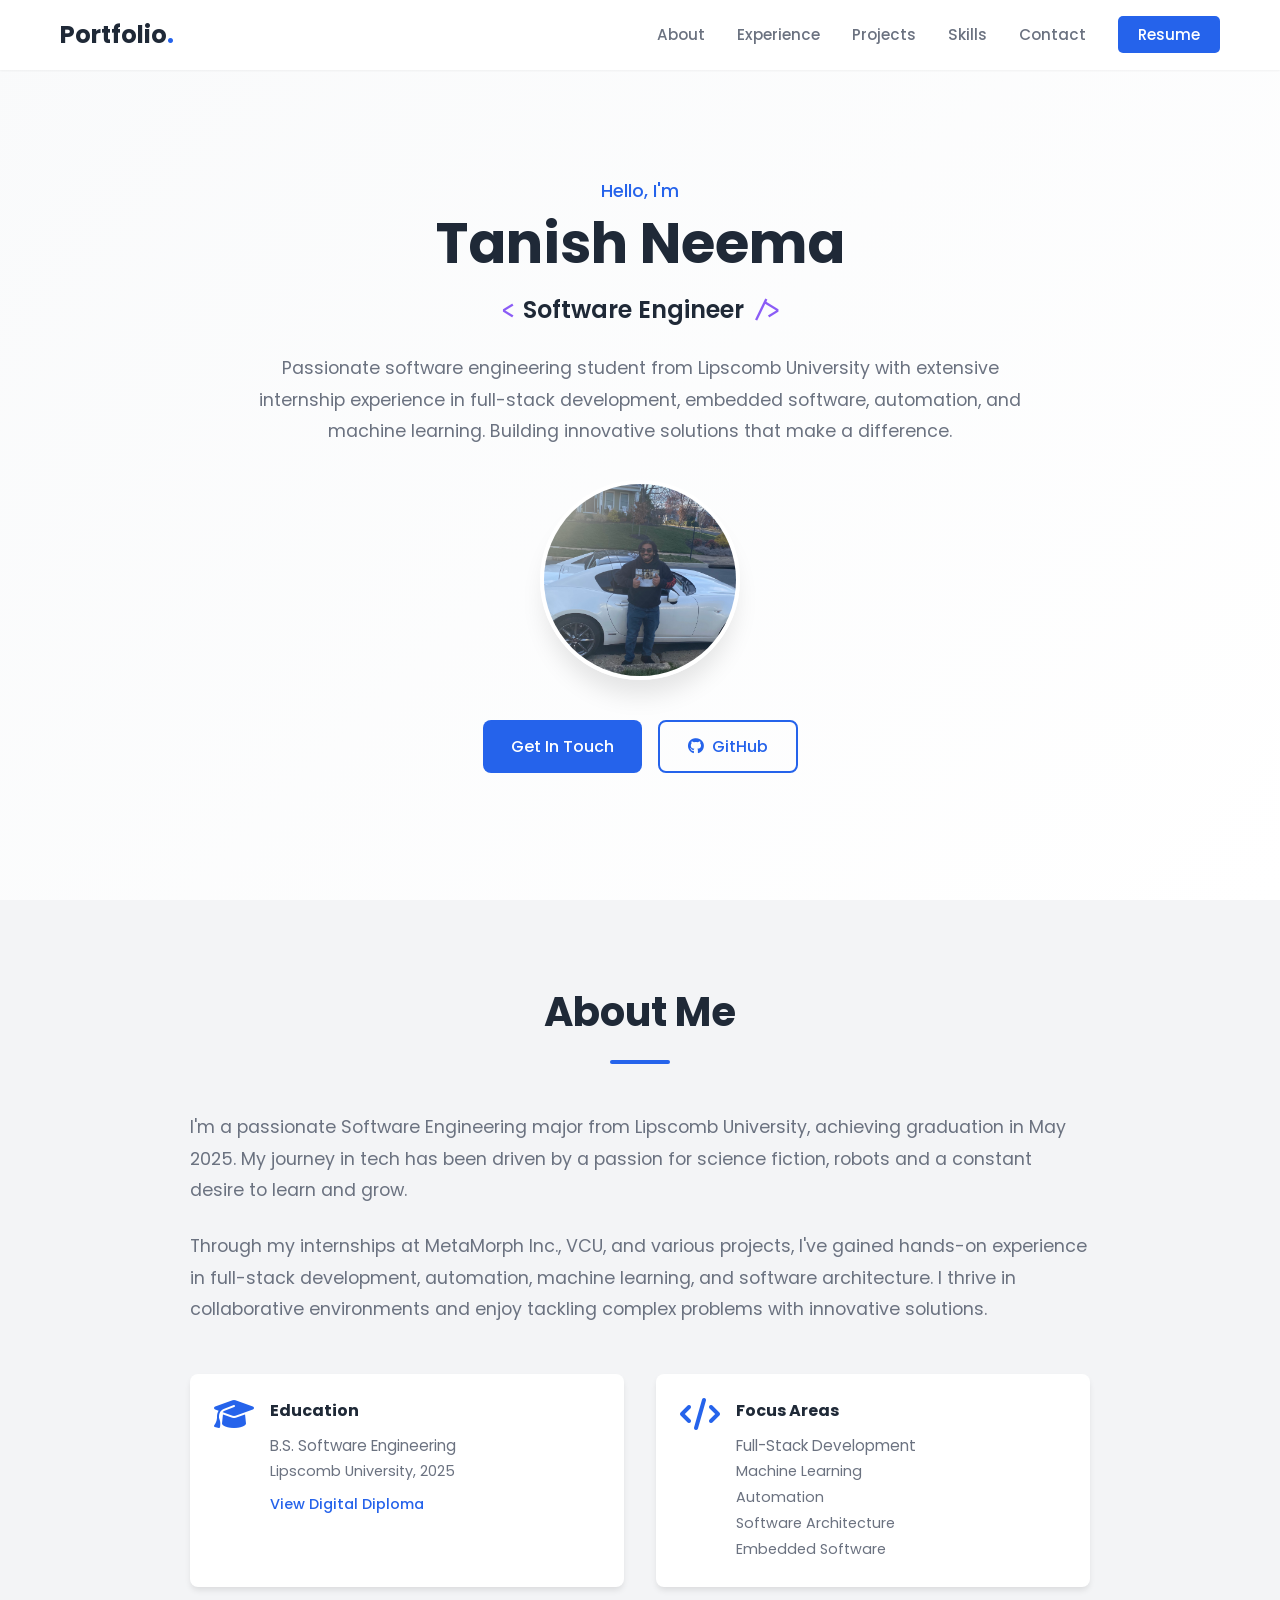
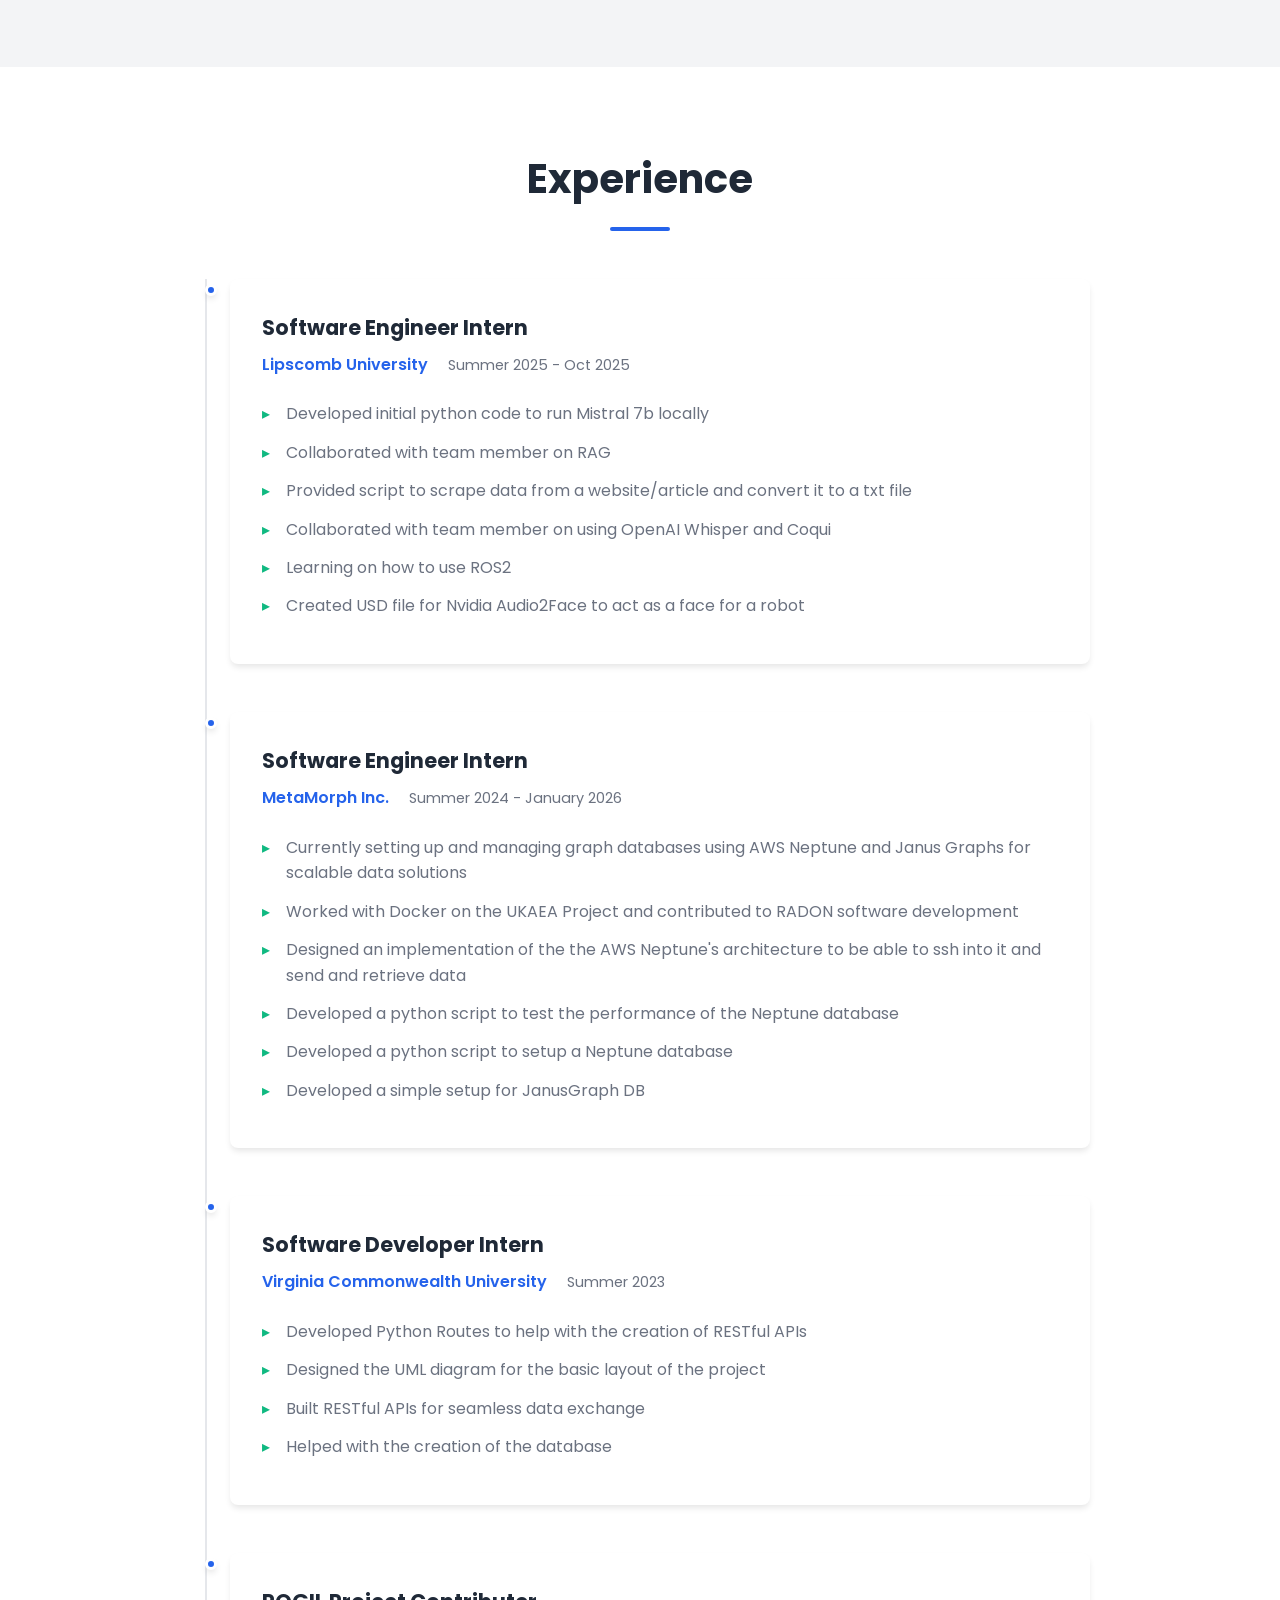
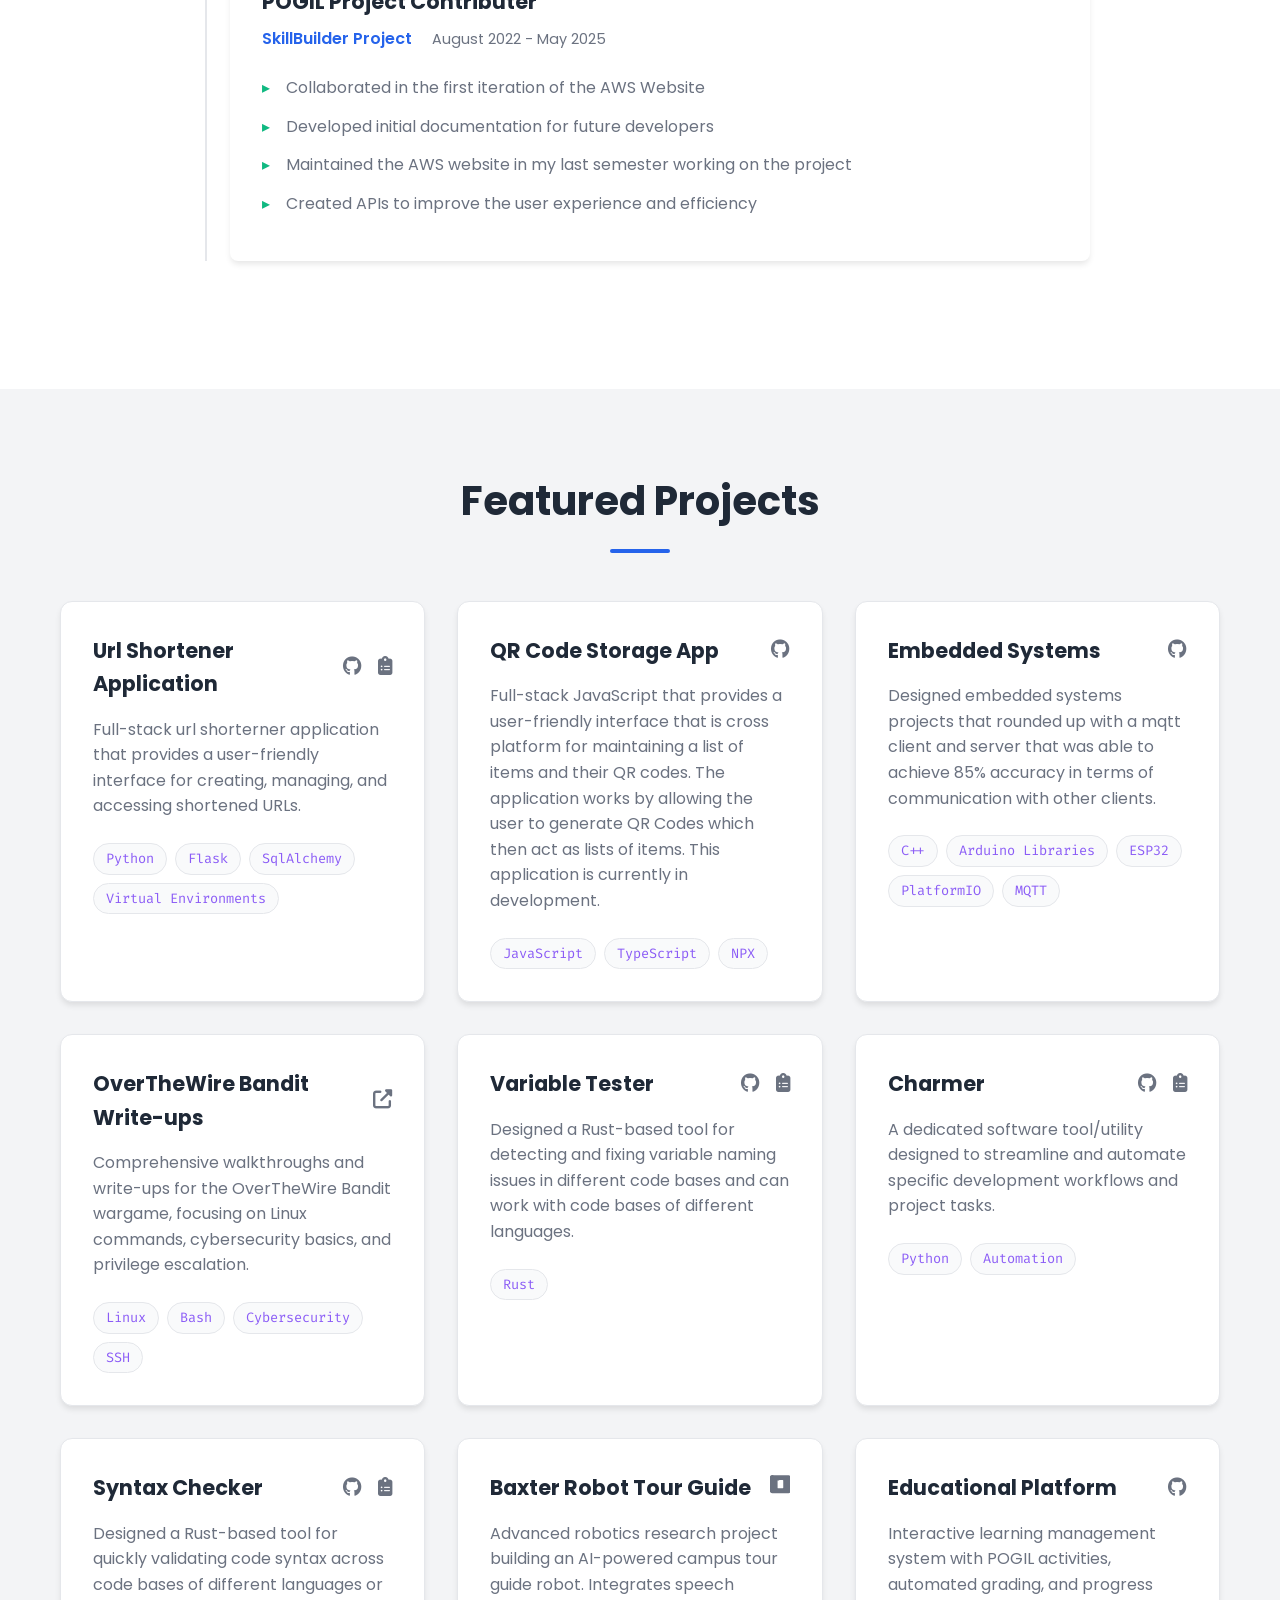
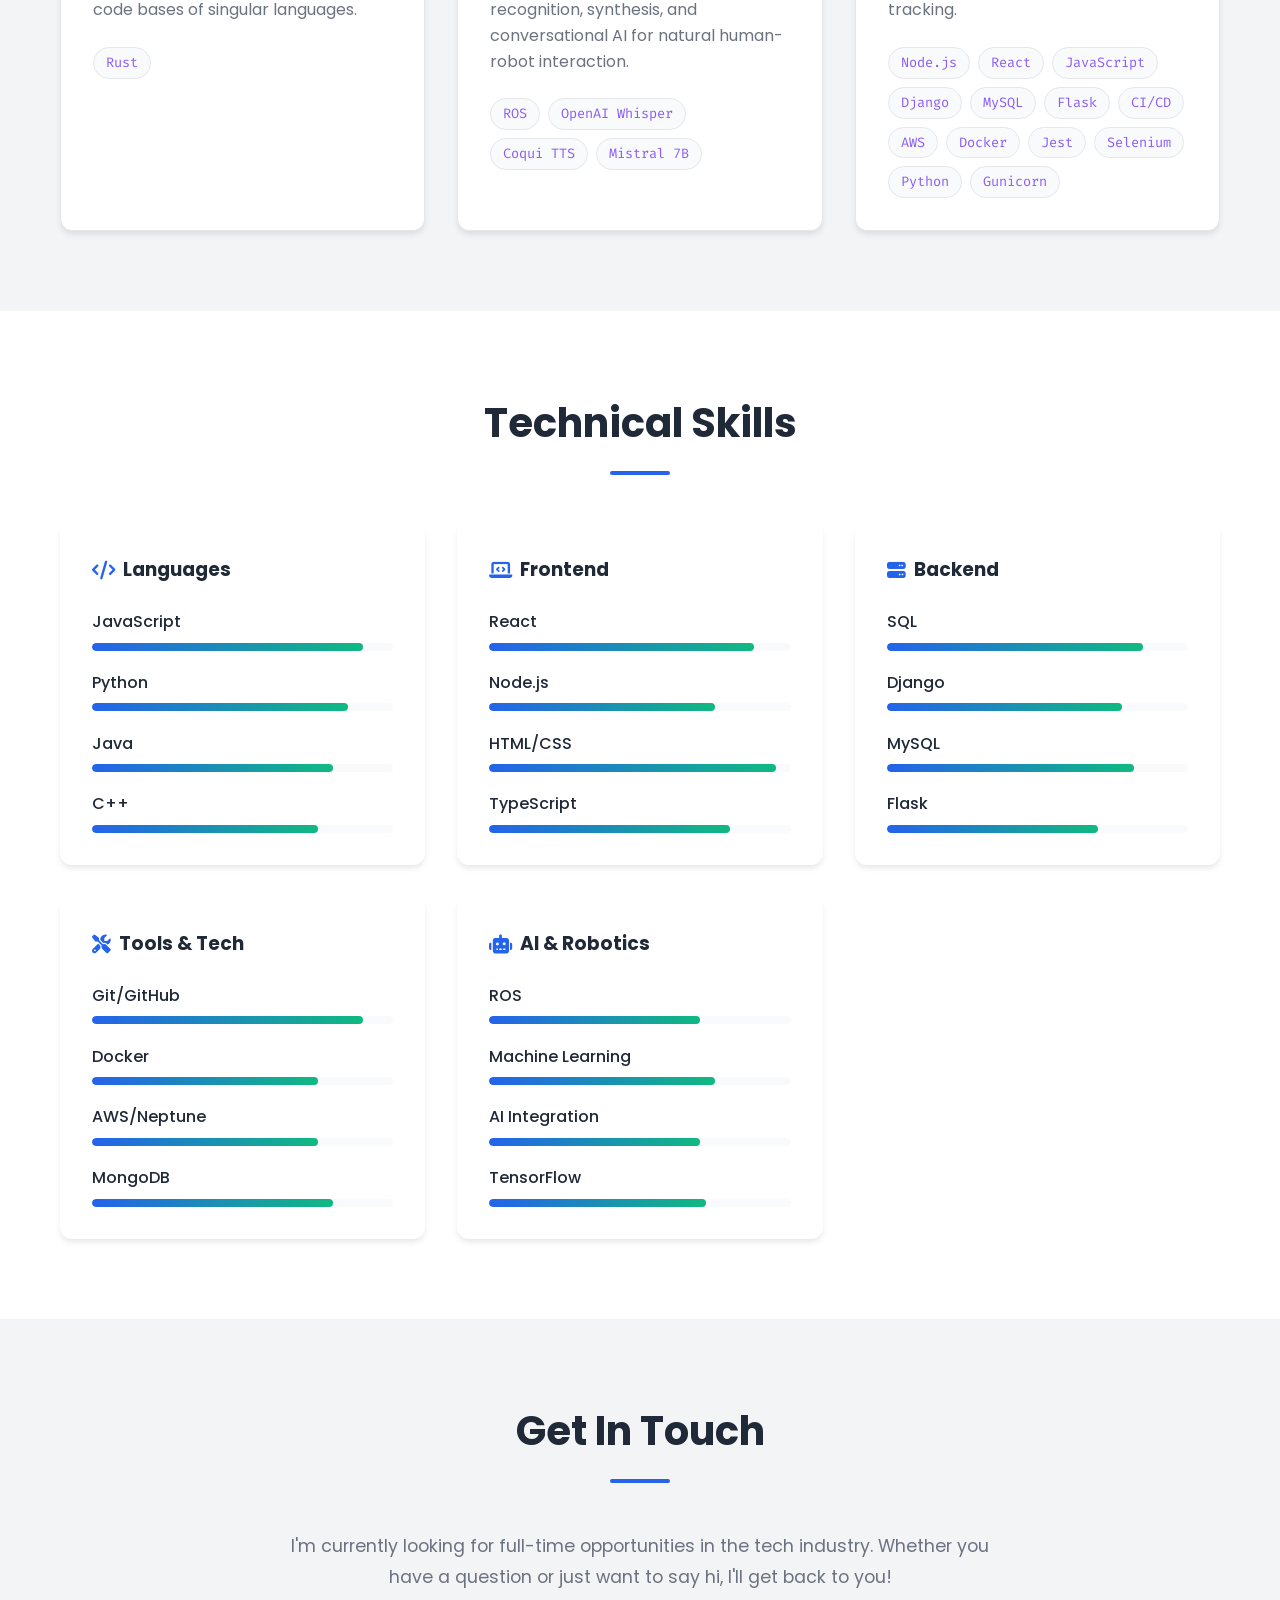
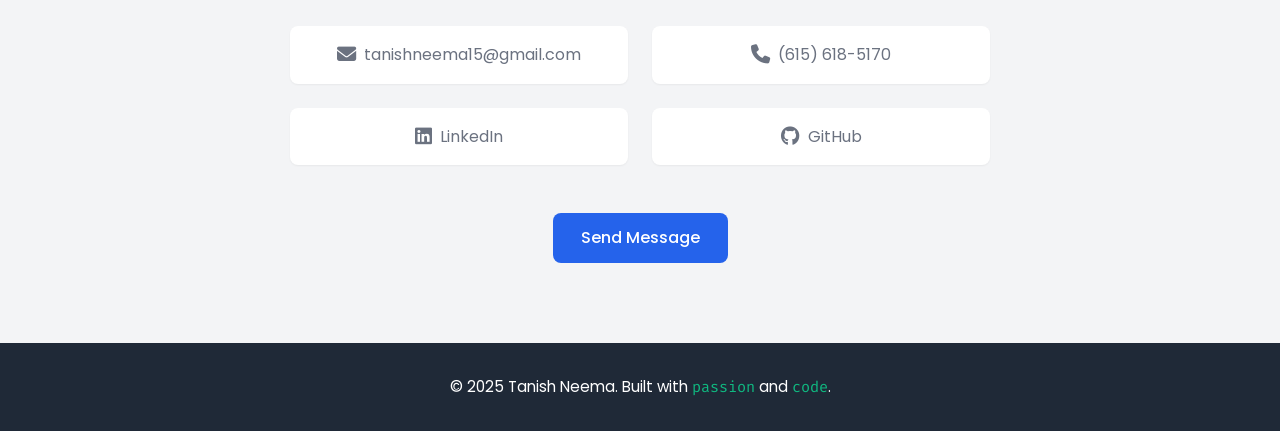
<file: index.html>
<!DOCTYPE html>
<html lang="en">
<head>
    <meta charset="UTF-8">
    <meta name="viewport" content="width=device-width, initial-scale=1.0">
    <title>Tanish's Portfolio</title>
    <link rel="icon" type="image/x-icon" href="favicon.ico">
    
    <!-- Google Fonts -->
    <link href="https://fonts.googleapis.com/css2?family=Poppins:wght@300;400;500;600;700&family=Fira+Code:wght@400;500&display=swap" rel="stylesheet">
    
    <!-- Font Awesome -->
    <link rel="stylesheet" href="https://cdnjs.cloudflare.com/ajax/libs/font-awesome/6.4.0/css/all.min.css">
    
    <!-- Custom CSS -->
    <link rel="stylesheet" href="styles.css">
</head>
<body>
    <!-- Navigation -->
    <nav>
        <div class="nav-container">
            <a href="#home" class="logo">Portfolio<span class="accent">.</span></a>
            <ul class="nav-links">
                <li><a href="#about">About</a></li>
                <li><a href="#experience">Experience</a></li>
                <li><a href="#projects">Projects</a></li>
                <li><a href="#skills">Skills</a></li>
                <li><a href="#contact">Contact</a></li>
                <li><a href="Resume.pdf" download class="nav-resume">Resume</a></li>
            </ul>
            <button class="mobile-menu-toggle">
                <i class="fas fa-bars"></i>
            </button>
        </div>
    </nav>

    <!-- Hero Section -->
    <section id="home" class="hero">
        <div class="hero-container">
            <div class="hero-content">
                <p class="hero-greeting">Hello, I'm</p>
                <h1 class="hero-name">Tanish Neema</h1>
                <div class="hero-title">
                    <span class="code-bracket">&lt;</span>
                    <span class="typing-text">Software Engineer</span>
                    <span class="code-bracket">/&gt;</span>
                </div>
                <p class="hero-description">
                    Passionate software engineering student from Lipscomb University with extensive internship experience 
                    in full-stack development, embedded software, automation, and machine learning. Building innovative solutions that make a difference.
                </p>
                <div class="hero-image">
                    <img src="headshot.jpg" alt="Tanish Neema" class="profile-img">
                </div>
                <div class="hero-buttons">
                    <a href="#contact" class="btn btn-primary">Get In Touch</a>
                    <a href="https://github.com/Mr615-TN" target="_blank" class="btn btn-outline">
                        <i class="fab fa-github"></i> GitHub
                    </a>
                </div>
            </div>
        </div>
    </section>

    <!-- About Section -->
    <section id="about" class="about">
        <div class="container">
            <div class="section-header">
                <h2>About Me</h2>
                <div class="section-line"></div>
            </div>
            <div class="about-content">
                <div class="about-text">
                    <p>
                        I'm a passionate Software Engineering major from Lipscomb University, achieving graduation in May 2025. 
                        My journey in tech has been driven by a passion for science fiction, robots 
                        and a constant desire to learn and grow.
                    </p>
                    <p>
                        Through my internships at MetaMorph Inc., VCU, and various projects, I've gained hands-on 
                        experience in full-stack development, automation, machine learning, and software architecture. 
                        I thrive in collaborative environments and enjoy tackling complex problems with innovative solutions.
                    </p>
                    <div class="about-highlights">
                        <div class="highlight-item">
                            <i class="fas fa-graduation-cap"></i>
                            <div>
                                <h4>Education</h4>
                                <p>B.S. Software Engineering</p>
                                <p class="highlight-detail">Lipscomb University, 2025</p>
                                <a href="https://www.parchment.com/u/award/9379701d170ff165ca51edf923ad3618" target="_blank" class="diploma-link">
                                    View Digital Diploma
                                </a>
                            </div>
                        </div>
                        <div class="highlight-item">
                            <i class="fas fa-code"></i>
                            <div>
                                <h4>Focus Areas</h4>
                                <p>Full-Stack Development</p>
                                <p class="highlight-detail">Machine Learning</p>
                                <p class="highlight-detail">Automation</p>
                                <p class="highlight-detail">Software Architecture</p>
                                <p class="highlight-detail">Embedded Software</p>
                            </div>
                        </div>
                    </div>
                </div>
            </div>
        </div>
    </section>

    <!-- Experience Section -->
    <section id="experience" class="experience">
        <div class="container">
            <div class="section-header">
                <h2>Experience</h2>
                <div class="section-line"></div>
            </div>
            <div class="timeline">
                <div class="timeline-item">
                    <div class="timeline-dot"></div>
                    <div class="timeline-content">
                        <div class="timeline-header">
                            <h3>Software Engineer Intern</h3>
                            <span class="company">Lipscomb University</span>
                            <span class="date">Summer 2025 - Oct 2025</span>
                        </div>
                        <ul>
                            <li>Developed initial python code to run Mistral 7b locally</li>
                            <li>Collaborated with team member on RAG</li>
                            <li>Provided script to scrape data from a website/article and convert it to a txt file</li>
                            <li>Collaborated with team member on using OpenAI Whisper and Coqui</li>
                            <li>Learning on how to use ROS2</li>
                            <li>Created USD file for Nvidia Audio2Face to act as a face for a robot</li>
                        </ul>
                    </div>
                </div>            

                <div class="timeline-item">
                    <div class="timeline-dot"></div>
                    <div class="timeline-content">
                        <div class="timeline-header">
                            <h3>Software Engineer Intern</h3>
                            <span class="company">MetaMorph Inc.</span>
                            <span class="date">Summer 2024 - January 2026</span>
                        </div>
                        <ul>
                            <li>Currently setting up and managing graph databases using AWS Neptune and Janus Graphs for scalable data solutions</li>
                            <li>Worked with Docker on the UKAEA Project and contributed to RADON software development</li>
                            <li>Designed an implementation of the the AWS Neptune's architecture to be able to ssh into it and send and retrieve data</li>
                            <li>Developed a python script to test the performance of the Neptune database</li>
                            <li>Developed a python script to setup a Neptune database</li>
                            <li>Developed a simple setup for JanusGraph DB</li>
                        </ul>
                    </div>
                </div>

                <div class="timeline-item">
                    <div class="timeline-dot"></div>
                    <div class="timeline-content">
                        <div class="timeline-header">
                            <h3>Software Developer Intern</h3>
                            <span class="company">Virginia Commonwealth University</span>
                            <span class="date">Summer 2023</span>
                        </div>
                        <ul>
                            <li>Developed Python Routes to help with the creation of RESTful APIs</li>
                            <li>Designed the UML diagram for the basic layout of the project</li>
                            <li>Built RESTful APIs for seamless data exchange</li>
                            <li>Helped with the creation of the database</li>
                        </ul>
                    </div>
                </div>

                <div class="timeline-item">
                    <div class="timeline-dot"></div>
                    <div class="timeline-content">
                        <div class="timeline-header">
                            <h3>POGIL Project Contributer</h3>
                            <span class="company">SkillBuilder Project</span>
                            <span class="date">August 2022 - May 2025</span>
                        </div>
                        <ul>
                            <li>Collaborated in the first iteration of the AWS Website</li>
                            <li>Developed initial documentation for future developers</li>
                            <li>Maintained the AWS website in my last semester working on the project</li>
                            <li>Created APIs to improve the user experience and efficiency</li>
                        </ul>
                    </div>
                </div>
            </div>
        </div>
    </section>

    <!-- Projects Section -->
    <section id="projects" class="projects">
        <div class="container">
            <div class="section-header">
                <h2>Featured Projects</h2>
                <div class="section-line"></div>
            </div>
            <div class="projects-grid">
                <div class="project-card">
                    <div class="project-header">
                        <h3>Url Shortener Application</h3>
                        <div class="project-links">
                            <a href="https://github.com/Mr615-TN/URL_Shortener" target="_blank" title="GitHub">
                                <i class="fab fa-github"></i>
                            </a>
                            <a href="./url-shortener/index.html" title="Progress Log">
                                <i class="fas fa-clipboard-list"></i>
                            </a>
                        </div>
                    </div>
                    <p class="project-description">
                        Full-stack url shorterner application that provides a user-friendly interface for creating, managing, and accessing shortened URLs.
                    </p>
                    <div class="project-tech">
                        <span class="tech-tag">Python</span>
                        <span class="tech-tag">Flask</span>
                        <span class="tech-tag">SqlAlchemy</span>
                        <span class="tech-tag">Virtual Environments</span>
                    </div>
                </div>
                <div class="project-card">
                    <div class="project-header">
                        <h3>QR Code Storage App</h3>
                        <div class="project-links">
                            <a href="https://github.com/Mr615-TN/QR_CODE_APP" target="_blank" title="GitHub">
                                <i class="fab fa-github"></i>
                            </a>
                        </div>
                    </div>
                    <p class="project-description">
                        Full-stack JavaScript that provides a user-friendly interface that is cross platform for maintaining a list of items and their QR codes. The application works by allowing the user to generate QR Codes which then act as lists of items. This application is currently in development.
                    </p>
                    <div class="project-tech">
                        <span class="tech-tag">JavaScript</span>
                        <span class="tech-tag">TypeScript</span>
                        <span class="tech-tag">NPX</span>
                    </div>
                </div>


                <div class="project-card">
                    <div class="project-header">
                        <h3>Embedded Systems</h3>
                        <div class="project-links">
                            <a href="https://github.com/Mr615-TN/Embedded_Projects" target="_blank" title="GitHub">
                                <i class="fab fa-github"></i>
                            </a>
                        </div>
                    </div>
                    <p class="project-description">
                        Designed embedded systems projects that rounded up with a mqtt client and server that was able to achieve 85% accuracy in terms of communication with other clients. 
                    </p>
                    <div class="project-tech">
                        <span class="tech-tag">C++</span>
                        <span class="tech-tag">Arduino Libraries</span>
                        <span class="tech-tag">ESP32</span>
                        <span class="tech-tag">PlatformIO</span>
                        <span class="tech-tag">MQTT</span>
                    </div>
                </div>

                <div class="project-card">
                    <div class="project-header">
                        <h3>OverTheWire Bandit Write-ups</h3>
                        <div class="project-links">
                            <a href="./bandit/index.html" title="View Write-ups">
                                <i class="fas fa-external-link-alt"></i>
                            </a>
                        </div>
                    </div>
                    <p class="project-description">
                        Comprehensive walkthroughs and write-ups for the OverTheWire Bandit wargame, focusing on Linux commands, cybersecurity basics, and privilege escalation.
                    </p>
                    <div class="project-tech">
                        <span class="tech-tag">Linux</span>
                        <span class="tech-tag">Bash</span>
                        <span class="tech-tag">Cybersecurity</span>
                        <span class="tech-tag">SSH</span>
                    </div>
                </div>
                <div class="project-card">
                    <div class="project-header">
                        <h3>Variable Tester</h3>
                        <div class="project-links">
                            <a href="https://github.com/Mr615-TN/bad_variable_changer" target="_blank" title="GitHub">
                                <i class="fab fa-github"></i>
                            </a>
                            <a href="./variable-tester/index.html" title="Progress Log">
                                <i class="fas fa-clipboard-list"></i>
                            </a>
                        </div>
                    </div>
                    <p class="project-description">
                        Designed a Rust-based tool for detecting and fixing variable naming issues in different code bases and can work with code bases of different languages.
                    </p>
                    <div class="project-tech">
                        <span class="tech-tag">Rust</span>
                    </div>
                </div>

                <div class="project-card">
                    <div class="project-header">
                        <h3>Charmer</h3>
                        <div class="project-links">
                            <a href="https://github.com/Mr615-TN/Charmer" target="_blank" title="GitHub">
                                <i class="fab fa-github"></i>
                            </a>
                            <a href="./charmer/index.html" title="Progress Log">
                                <i class="fas fa-clipboard-list"></i>
                            </a>
                        </div>
                    </div>
                    <p class="project-description">
                        A dedicated software tool/utility designed to streamline and automate specific development workflows and project tasks.
                    </p>
                    <div class="project-tech">
                        <span class="tech-tag">Python</span>
                        <span class="tech-tag">Automation</span>
                    </div>
                </div>

                <div class="project-card">
                    <div class="project-header">
                        <h3>Syntax Checker</h3>
                        <div class="project-links">
                            <a href="https://github.com/Mr615-TN/Syntax_Checker" target="_blank" title="GitHub">
                                <i class="fab fa-github"></i>
                            </a>
                            <a href="./syntax-checker/index.html" title="Progress Log">
                                <i class="fas fa-clipboard-list"></i>
                            </a>
                        </div>
                    </div>
                    <p class="project-description">
                        Designed a Rust-based tool for quickly validating code syntax across code bases of different languages or code bases of singular languages.
                    </p>
                    <div class="project-tech">
                        <span class="tech-tag">Rust</span>
                    </div>
                </div>

                <div class="project-card">
                    <div class="project-header">
                        <h3>Baxter Robot Tour Guide</h3>
                        <div class="project-links">
                            <a href="https://lipscomb-robotics.notion.site/" target="_blank" title="GitHub">
                                <svg xmlns="http://www.w3.org/2000/svg" width="20" height="20" fill="currentColor"
                                    viewBox="0 0 50 50">
                                    <path d="M10.59 3.16c2.37-.18 4.8-.04 7.2-.1 3.8.1 7.62.08 11.43.06 3.1.03 6.2.02 9.3-.04 2.77.08 5.58-.11 8.32.16 1.64.22 3.24.86 4.35 2.12 1.21 1.34 1.59 3.15 1.59 4.9.03 7.43.04 14.86 0 22.28.02 2.52-.05 5.04-.05 7.55.02 1.9-.17 3.96-1.33 5.56-1.12 1.55-2.97 2.28-4.78 2.52-2.66.2-5.33.06-7.99.08-7.54-.05-15.08.06-22.61-.04-3.3-.02-6.61.08-9.91-.08-2.02-.08-4.14-.82-5.4-2.44-1.18-1.45-1.51-3.33-1.55-5.17-.02-7.38-.05-14.76.03-22.13-.02-2.53.04-5.05.02-7.58-.01-1.91.18-3.95 1.32-5.55 1.14-1.62 3.08-2.33 4.88-2.5zM19 16.5c0 5.98-.02 11.96.01 17.94-.05.84.68 1.5 1.47 1.41 1.28-.02 2.55.04 3.83-.02 1.34-.02 2.68-.02 4.02 0 1.16.02 2.32.02 3.47 0 .76-.07 1.38-.74 1.31-1.49-.03-5.95 0-11.9-.02-17.85.03-.86-.68-1.57-1.52-1.48-1.28.03-2.56-.02-3.84.02-1.34.01-2.69.01-4.03 0-.76.06-1.34.74-1.3 1.47z" />
                                </svg>
                            </a>
                        </div>
                    </div>
                    <p class="project-description">
                        Advanced robotics research project building an AI-powered campus tour guide robot. 
                        Integrates speech recognition, synthesis, and conversational AI for natural human-robot interaction.
                    </p>
                    <div class="project-tech">
                        <span class="tech-tag">ROS</span>
                        <span class="tech-tag">OpenAI Whisper</span>
                        <span class="tech-tag">Coqui TTS</span>
                        <span class="tech-tag">Mistral 7B</span>
                    </div>
                </div>

                <div class="project-card">
                    <div class="project-header">
                        <h3>Educational Platform</h3>
                        <div class="project-links">
                            <a href="https://github.com/Lunatic-Labs/rubricapp" target="_blank" title="GitHub">
                                <i class="fab fa-github"></i>
                            </a>
                        </div>
                    </div>
                    <p class="project-description">
                        Interactive learning management system with POGIL activities, automated grading, 
                        and progress tracking.
                    </p>
                    <div class="project-tech">
                        <span class="tech-tag">Node.js</span>
                        <span class="tech-tag">React</span>
                        <span class="tech-tag">JavaScript</span>
                        <span class="tech-tag">Django</span>
                        <span class="tech-tag">MySQL</span>
                        <span class="tech-tag">Flask</span>
                        <span class="tech-tag">CI/CD</span>
                        <span class="tech-tag">AWS</span>
                        <span class="tech-tag">Docker</span>
                        <span class="tech-tag">Jest</span>
                        <span class="tech-tag">Selenium</span>
                        <span class="tech-tag">Python</span>
                        <span class="tech-tag">Gunicorn</span>
                    </div>
                </div>
            </div>
        </div>
    </section>

    <!-- Skills Section -->
    <section id="skills" class="skills">
        <div class="container">
            <div class="section-header">
                <h2>Technical Skills</h2>
                <div class="section-line"></div>
            </div>
            <div class="skills-grid">
                <div class="skill-category">
                    <h3><i class="fas fa-code"></i> Languages</h3>
                    <div class="skill-list">
                        <div class="skill-item">
                            <span>JavaScript</span>
                            <div class="skill-bar">
                                <div class="skill-progress" style="width: 90%;"></div>
                            </div>
                        </div>
                        <div class="skill-item">
                            <span>Python</span>
                            <div class="skill-bar">
                                <div class="skill-progress" style="width: 85%;"></div>
                            </div>
                        </div>
                        <div class="skill-item">
                            <span>Java</span>
                            <div class="skill-bar">
                                <div class="skill-progress" style="width: 80%;"></div>
                            </div>
                        </div>
                        <div class="skill-item">
                            <span>C++</span>
                            <div class="skill-bar">
                                <div class="skill-progress" style="width: 75%;"></div>
                            </div>
                        </div>
                    </div>
                </div>

                <div class="skill-category">
                    <h3><i class="fas fa-laptop-code"></i> Frontend</h3>
                    <div class="skill-list">
                        <div class="skill-item">
                            <span>React</span>
                            <div class="skill-bar">
                                <div class="skill-progress" style="width: 88%;"></div>
                            </div>
                        </div>
                        <div class="skill-item">
                            <span>Node.js</span>
                            <div class="skill-bar">
                                <div class="skill-progress" style="width: 75%;"></div>
                            </div>
                        </div>
                        <div class="skill-item">
                            <span>HTML/CSS</span>
                            <div class="skill-bar">
                                <div class="skill-progress" style="width: 95%;"></div>
                            </div>
                        </div>
                        <div class="skill-item">
                            <span>TypeScript</span>
                            <div class="skill-bar">
                                <div class="skill-progress" style="width: 80%;"></div>
                            </div>
                        </div>
                    </div>
                </div>

                <div class="skill-category">
                    <h3><i class="fas fa-server"></i> Backend</h3>
                    <div class="skill-list">
                        <div class="skill-item">
                            <span>SQL</span>
                            <div class="skill-bar">
                                <div class="skill-progress" style="width: 85%;"></div>
                            </div>
                        </div>
                        <div class="skill-item">
                            <span>Django</span>
                            <div class="skill-bar">
                                <div class="skill-progress" style="width: 78%;"></div>
                            </div>
                        </div>
                        <div class="skill-item">
                            <span>MySQL</span>
                            <div class="skill-bar">
                                <div class="skill-progress" style="width: 82%;"></div>
                            </div>
                        </div>
                        <div class="skill-item">
                            <span>Flask</span>
                            <div class="skill-bar">
                                <div class="skill-progress" style="width: 70%;"></div>
                            </div>
                        </div>
                    </div>
                </div>

                <div class="skill-category">
                    <h3><i class="fas fa-tools"></i> Tools & Tech</h3>
                    <div class="skill-list">
                        <div class="skill-item">
                            <span>Git/GitHub</span>
                            <div class="skill-bar">
                                <div class="skill-progress" style="width: 90%;"></div>
                            </div>
                        </div>
                        <div class="skill-item">
                            <span>Docker</span>
                            <div class="skill-bar">
                                <div class="skill-progress" style="width: 75%;"></div>
                            </div>
                        </div>
                        <div class="skill-item">
                            <span>AWS/Neptune</span>
                            <div class="skill-bar">
                                <div class="skill-progress" style="width: 75%;"></div>
                            </div>
                        </div>
                        <div class="skill-item">
                            <span>MongoDB</span>
                            <div class="skill-bar">
                                <div class="skill-progress" style="width: 80%;"></div>
                            </div>
                        </div>
                    </div>
                </div>

                <div class="skill-category">
                    <h3><i class="fas fa-robot"></i> AI & Robotics</h3>
                    <div class="skill-list">
                        <div class="skill-item">
                            <span>ROS</span>
                            <div class="skill-bar">
                                <div class="skill-progress" style="width: 70%;"></div>
                            </div>
                        </div>
                        <div class="skill-item">
                            <span>Machine Learning</span>
                            <div class="skill-bar">
                                <div class="skill-progress" style="width: 75%;"></div>
                            </div>
                        </div>
                        <div class="skill-item">
                            <span>AI Integration</span>
                            <div class="skill-bar">
                                <div class="skill-progress" style="width: 70%;"></div>
                            </div>
                        </div>
                        <div class="skill-item">
                            <span>TensorFlow</span>
                            <div class="skill-bar">
                                <div class="skill-progress" style="width: 72%;"></div>
                            </div>
                        </div>
                    </div>
                </div>
            </div>
        </div>
    </section>

    <!-- Contact Section -->
    <section id="contact" class="contact">
        <div class="container">
            <div class="section-header">
                <h2>Get In Touch</h2>
                <div class="section-line"></div>
            </div>
            <div class="contact-content">
                <p class="contact-intro">
                    I'm currently looking for full-time opportunities in the tech industry. 
                    Whether you have a question or just want to say hi, I'll get back to you!
                </p>
                <div class="contact-info">
                    <a href="mailto:tanishneema15@gmail.com" class="contact-item">
                        <i class="fas fa-envelope"></i>
                        <span>tanishneema15@gmail.com</span>
                    </a>
                    <a href="tel:+16156185170" class="contact-item">
                        <i class="fas fa-phone"></i>
                        <span>(615) 618-5170</span>
                    </a>
                    <a href="https://www.linkedin.com/in/tanish-neema-446a771a1/" target="_blank" class="contact-item">
                        <i class="fab fa-linkedin"></i>
                        <span>LinkedIn</span>
                    </a>
                    <a href="https://github.com/Mr615-TN" target="_blank" class="contact-item">
                        <i class="fab fa-github"></i>
                        <span>GitHub</span>
                    </a>
                </div>
                <a href="mailto:tanishneema15@gmail.com" class="btn btn-primary btn-contact">Send Message</a>
            </div>
        </div>
    </section>

    <!-- Footer -->
    <footer>
        <div class="container">
            <p>&copy; 2025 Tanish Neema. Built with <span class="code-accent">passion</span> and <span class="code-accent">code</span>.</p>
        </div>
    </footer>

    <!-- JavaScript -->
    <script src="script.js"></script>
</body>
</html>
</file>
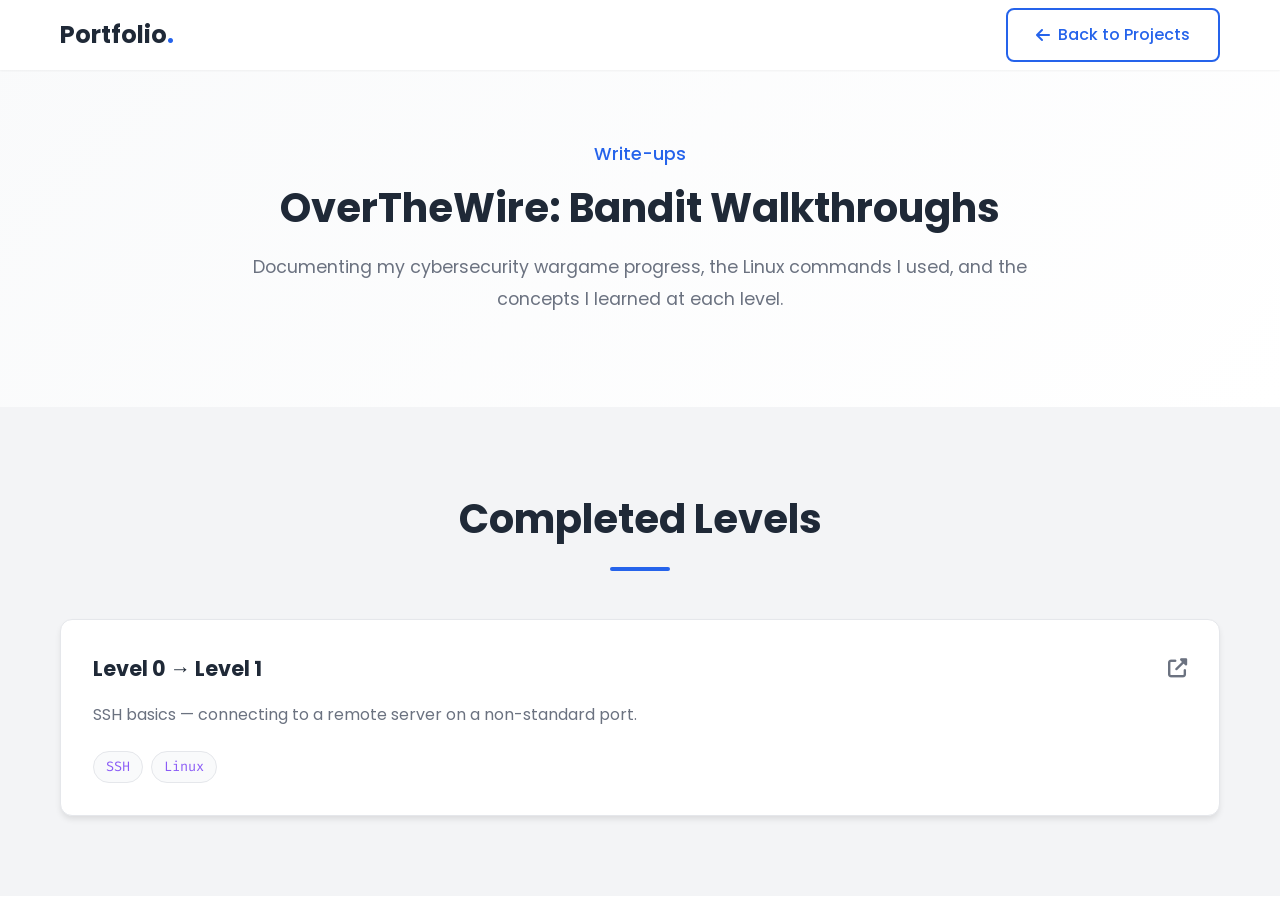
<file: bandit/index.html>
<!DOCTYPE html>
<html lang="en">
<head>
    <meta charset="UTF-8">
    <meta name="viewport" content="width=device-width, initial-scale=1.0">
    <title>OverTheWire Bandit Walkthroughs | Tanish Neema</title>
    <link rel="icon" type="image/x-icon" href="../favicon.ico">

    <!-- Google Fonts -->
    <link href="https://fonts.googleapis.com/css2?family=Poppins:wght@300;400;500;600;700&family=Fira+Code:wght@400;500&display=swap" rel="stylesheet">

    <!-- Font Awesome -->
    <link rel="stylesheet" href="https://cdnjs.cloudflare.com/ajax/libs/font-awesome/6.4.0/css/all.min.css">

    <!-- Site-wide styles (fixed path: was ../style.css / ../css/style.css) -->
    <link rel="stylesheet" href="../styles.css">
</head>
<body>
    <!-- Navigation -->
    <nav>
        <div class="nav-container">
            <a href="../index.html" class="logo">Portfolio<span class="accent">.</span></a>
            <a href="../index.html#projects" class="btn btn-outline">
                <i class="fas fa-arrow-left"></i> Back to Projects
            </a>
        </div>
    </nav>

    <!-- Header -->
    <section class="hero page-hero">
        <div class="hero-container">
            <div class="hero-content">
                <p class="hero-greeting">Write-ups</p>
                <h1>OverTheWire: Bandit Walkthroughs</h1>
                <p class="hero-description">
                    Documenting my cybersecurity wargame progress, the Linux commands I used,
                    and the concepts I learned at each level.
                </p>
            </div>
        </div>
    </section>

    <!-- Levels -->
    <section class="projects">
        <div class="container">
            <div class="section-header">
                <h2>Completed Levels</h2>
                <div class="section-line"></div>
            </div>
            <div class="projects-grid">
                <div class="project-card">
                    <div class="project-header">
                        <h3>Level 0 → Level 1</h3>
                        <div class="project-links">
                            <a href="./level0.html" title="Read Write-up">
                                <i class="fas fa-external-link-alt"></i>
                            </a>
                        </div>
                    </div>
                    <p class="project-description">
                        SSH basics — connecting to a remote server on a non-standard port.
                    </p>
                    <div class="project-tech">
                        <span class="tech-tag">SSH</span>
                        <span class="tech-tag">Linux</span>
                    </div>
                </div>

                <!-- Add a new .project-card block here for each new level you complete -->
            </div>
        </div>
    </section>

    <!-- JavaScript -->
    <script src="../script.js"></script>
</body>
</html>
</file>
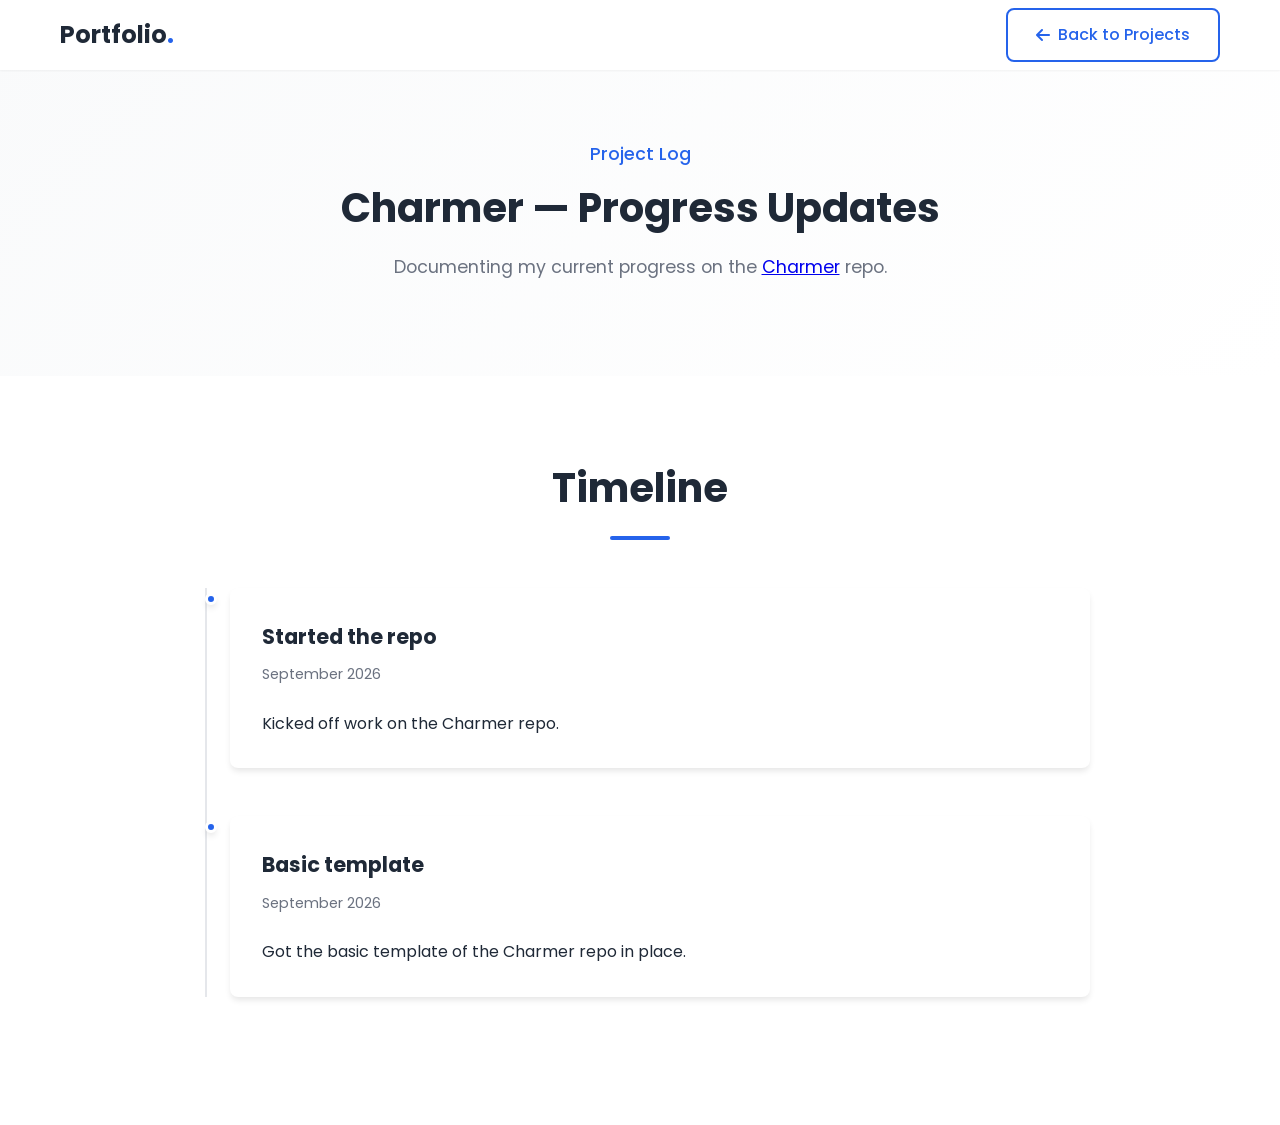
<file: charmer/index.html>
<!DOCTYPE html>
<html lang="en">
<head>
    <meta charset="UTF-8">
    <meta name="viewport" content="width=device-width, initial-scale=1.0">
    <title>Charmer Progress Log | Tanish Neema</title>
    <link rel="icon" type="image/x-icon" href="../favicon.ico">

    <!-- Google Fonts -->
    <link href="https://fonts.googleapis.com/css2?family=Poppins:wght@300;400;500;600;700&family=Fira+Code:wght@400;500&display=swap" rel="stylesheet">

    <!-- Font Awesome -->
    <link rel="stylesheet" href="https://cdnjs.cloudflare.com/ajax/libs/font-awesome/6.4.0/css/all.min.css">

    <!-- Site-wide styles -->
    <link rel="stylesheet" href="../styles.css">
</head>
<body>
    <!-- Navigation -->
    <nav>
        <div class="nav-container">
            <a href="../index.html" class="logo">Portfolio<span class="accent">.</span></a>
            <a href="../index.html#projects" class="btn btn-outline">
                <i class="fas fa-arrow-left"></i> Back to Projects
            </a>
        </div>
    </nav>

    <!-- Header -->
    <section class="hero page-hero">
        <div class="hero-container">
            <div class="hero-content">
                <p class="hero-greeting">Project Log</p>
                <h1>Charmer — Progress Updates</h1>
                <p class="hero-description">
                    Documenting my current progress on the
                    <a href="https://github.com/Mr615-TN/Charmer" target="_blank">Charmer</a> repo.
                </p>
            </div>
        </div>
    </section>

    <!-- Timeline -->
    <section class="experience">
        <div class="container">
            <div class="section-header">
                <h2>Timeline</h2>
                <div class="section-line"></div>
            </div>
            <div class="timeline">
                <div class="timeline-item">
                    <div class="timeline-dot"></div>
                    <div class="timeline-content">
                        <div class="timeline-header">
                            <h3>Started the repo</h3>
                            <span class="date">September 2026</span>
                        </div>
                        <p>Kicked off work on the Charmer repo.</p>
                    </div>
                </div>

                <div class="timeline-item">
                    <div class="timeline-dot"></div>
                    <div class="timeline-content">
                        <div class="timeline-header">
                            <h3>Basic template</h3>
                            <span class="date">September 2026</span>
                        </div>
                        <p>Got the basic template of the Charmer repo in place.</p>
                    </div>
                </div>

                <!-- Add a new .timeline-item block here for each new update -->
            </div>
        </div>
    </section>

    <!-- JavaScript -->
    <script src="../script.js"></script>
</body>
</html>
</file>
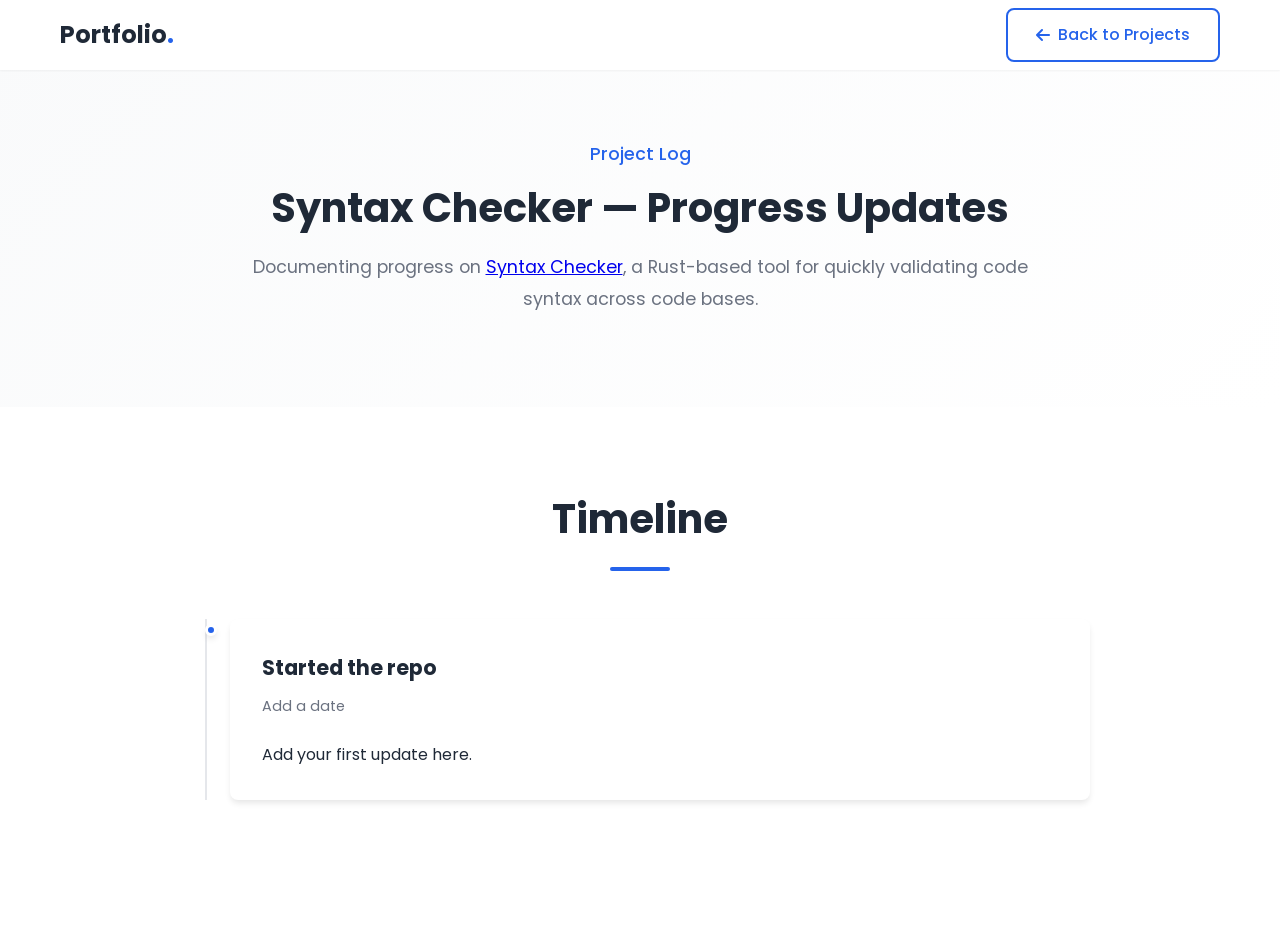
<file: syntax-checker/index.html>
<!DOCTYPE html>
<html lang="en">
<head>
    <meta charset="UTF-8">
    <meta name="viewport" content="width=device-width, initial-scale=1.0">
    <title>Syntax Checker Progress Log | Tanish Neema</title>
    <link rel="icon" type="image/x-icon" href="../favicon.ico">

    <!-- Google Fonts -->
    <link href="https://fonts.googleapis.com/css2?family=Poppins:wght@300;400;500;600;700&family=Fira+Code:wght@400;500&display=swap" rel="stylesheet">

    <!-- Font Awesome -->
    <link rel="stylesheet" href="https://cdnjs.cloudflare.com/ajax/libs/font-awesome/6.4.0/css/all.min.css">

    <!-- Site-wide styles -->
    <link rel="stylesheet" href="../styles.css">
</head>
<body>
    <!-- Navigation -->
    <nav>
        <div class="nav-container">
            <a href="../index.html" class="logo">Portfolio<span class="accent">.</span></a>
            <a href="../index.html#projects" class="btn btn-outline">
                <i class="fas fa-arrow-left"></i> Back to Projects
            </a>
        </div>
    </nav>

    <!-- Header -->
    <section class="hero page-hero">
        <div class="hero-container">
            <div class="hero-content">
                <p class="hero-greeting">Project Log</p>
                <h1>Syntax Checker — Progress Updates</h1>
                <p class="hero-description">
                    Documenting progress on
                    <a href="https://github.com/Mr615-TN/Syntax_Checker" target="_blank">Syntax Checker</a>,
                    a Rust-based tool for quickly validating code syntax across code bases.
                </p>
            </div>
        </div>
    </section>

    <!-- Timeline -->
    <section class="experience">
        <div class="container">
            <div class="section-header">
                <h2>Timeline</h2>
                <div class="section-line"></div>
            </div>
            <div class="timeline">
                <div class="timeline-item">
                    <div class="timeline-dot"></div>
                    <div class="timeline-content">
                        <div class="timeline-header">
                            <h3>Started the repo</h3>
                            <span class="date">Add a date</span>
                        </div>
                        <p>Add your first update here.</p>
                    </div>
                </div>

                <!-- Add a new .timeline-item block here for each new update -->
            </div>
        </div>
    </section>

    <!-- JavaScript -->
    <script src="../script.js"></script>
</body>
</html>
</file>
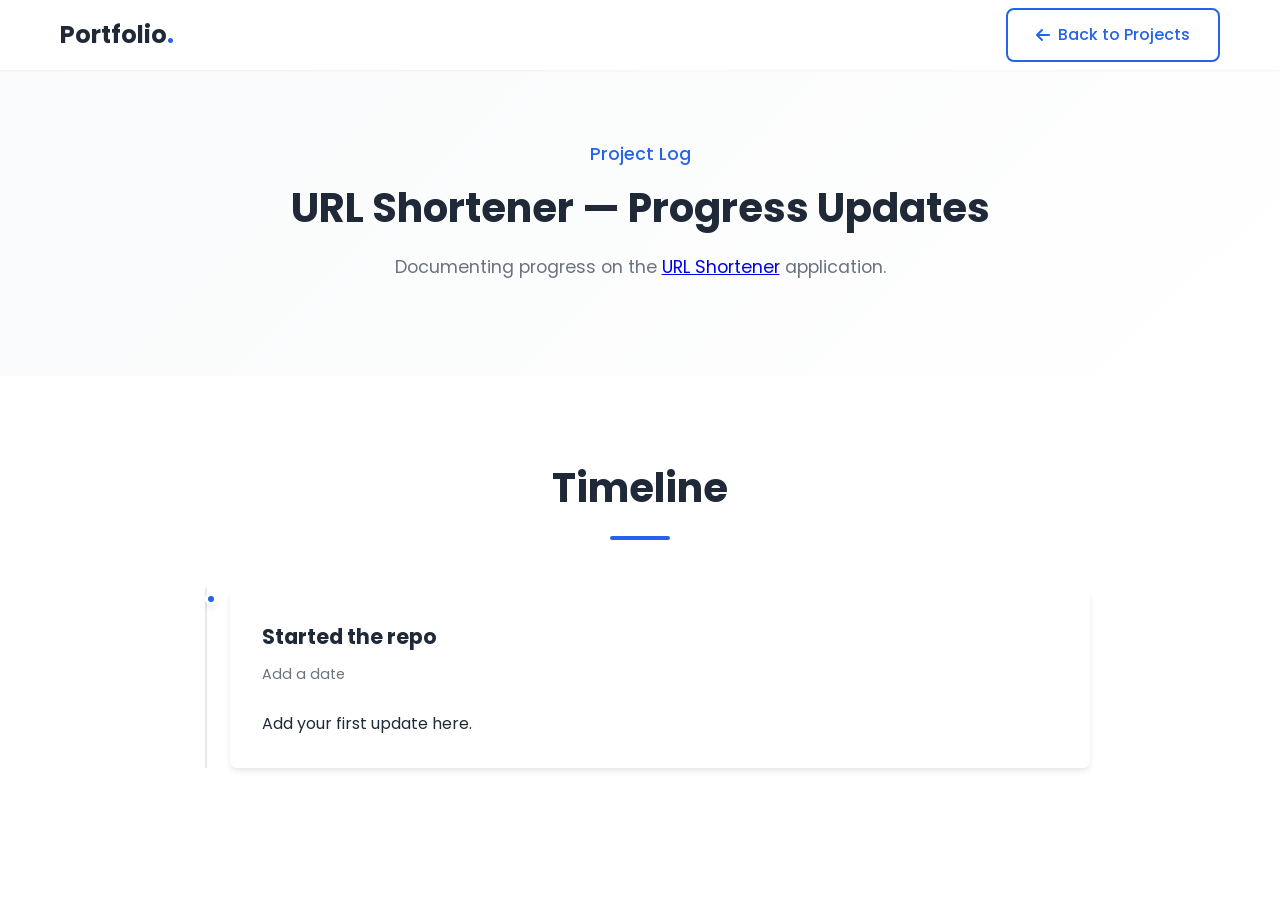
<file: url-shortener/index.html>
<!DOCTYPE html>
<html lang="en">
<head>
    <meta charset="UTF-8">
    <meta name="viewport" content="width=device-width, initial-scale=1.0">
    <title>URL Shortener Progress Log | Tanish Neema</title>
    <link rel="icon" type="image/x-icon" href="../favicon.ico">

    <!-- Google Fonts -->
    <link href="https://fonts.googleapis.com/css2?family=Poppins:wght@300;400;500;600;700&family=Fira+Code:wght@400;500&display=swap" rel="stylesheet">

    <!-- Font Awesome -->
    <link rel="stylesheet" href="https://cdnjs.cloudflare.com/ajax/libs/font-awesome/6.4.0/css/all.min.css">

    <!-- Site-wide styles -->
    <link rel="stylesheet" href="../styles.css">
</head>
<body>
    <!-- Navigation -->
    <nav>
        <div class="nav-container">
            <a href="../index.html" class="logo">Portfolio<span class="accent">.</span></a>
            <a href="../index.html#projects" class="btn btn-outline">
                <i class="fas fa-arrow-left"></i> Back to Projects
            </a>
        </div>
    </nav>

    <!-- Header -->
    <section class="hero page-hero">
        <div class="hero-container">
            <div class="hero-content">
                <p class="hero-greeting">Project Log</p>
                <h1>URL Shortener — Progress Updates</h1>
                <p class="hero-description">
                    Documenting progress on the
                    <a href="https://github.com/Mr615-TN/URL_Shortener" target="_blank">URL Shortener</a>
                    application.
                </p>
            </div>
        </div>
    </section>

    <!-- Timeline -->
    <section class="experience">
        <div class="container">
            <div class="section-header">
                <h2>Timeline</h2>
                <div class="section-line"></div>
            </div>
            <div class="timeline">
                <div class="timeline-item">
                    <div class="timeline-dot"></div>
                    <div class="timeline-content">
                        <div class="timeline-header">
                            <h3>Started the repo</h3>
                            <span class="date">Add a date</span>
                        </div>
                        <p>Add your first update here.</p>
                    </div>
                </div>

                <!-- Add a new .timeline-item block here for each new update -->
            </div>
        </div>
    </section>

    <!-- JavaScript -->
    <script src="../script.js"></script>
</body>
</html>
</file>
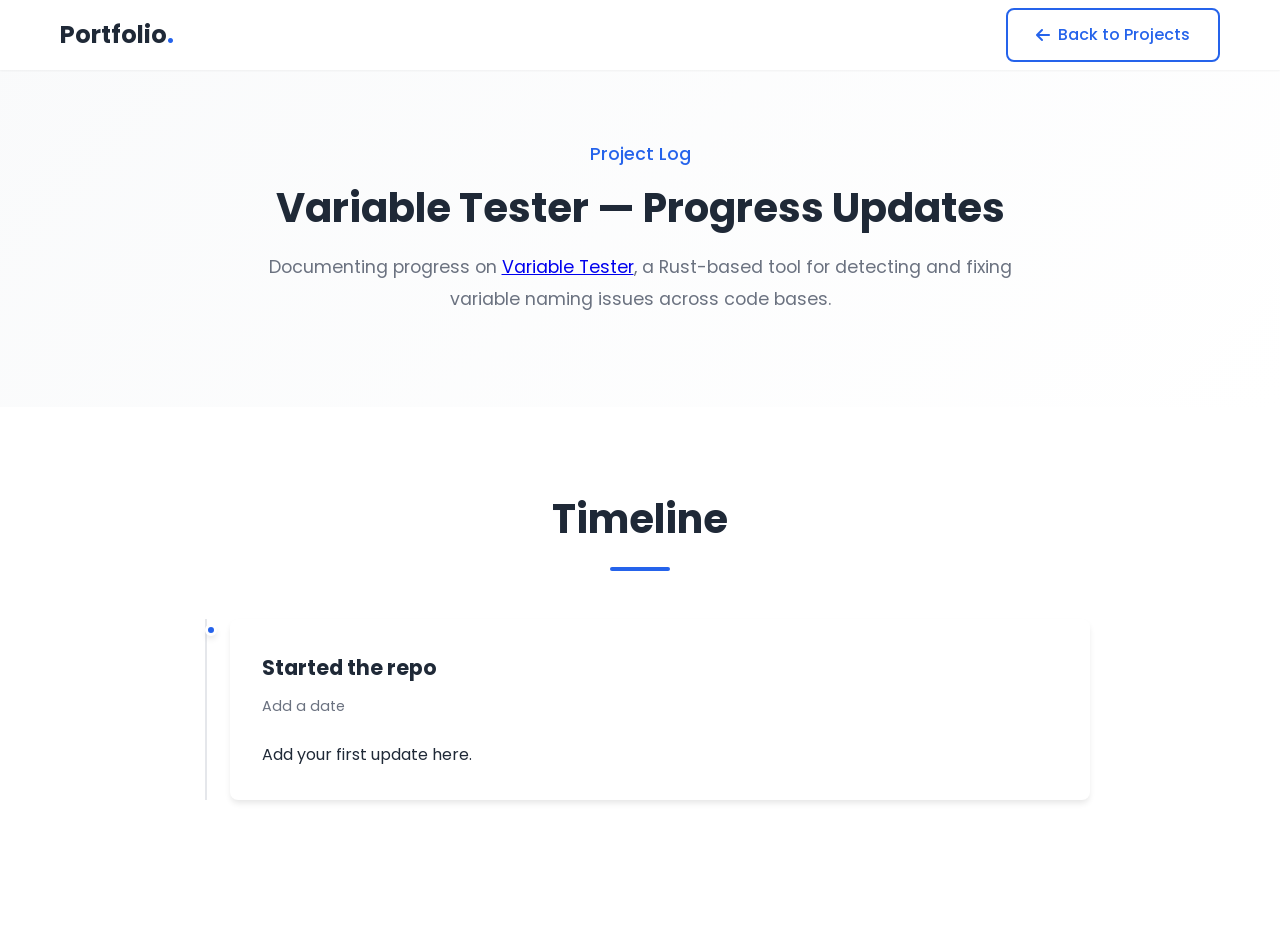
<file: variable-tester/index.html>
<!DOCTYPE html>
<html lang="en">
<head>
    <meta charset="UTF-8">
    <meta name="viewport" content="width=device-width, initial-scale=1.0">
    <title>Variable Tester Progress Log | Tanish Neema</title>
    <link rel="icon" type="image/x-icon" href="../favicon.ico">

    <!-- Google Fonts -->
    <link href="https://fonts.googleapis.com/css2?family=Poppins:wght@300;400;500;600;700&family=Fira+Code:wght@400;500&display=swap" rel="stylesheet">

    <!-- Font Awesome -->
    <link rel="stylesheet" href="https://cdnjs.cloudflare.com/ajax/libs/font-awesome/6.4.0/css/all.min.css">

    <!-- Site-wide styles -->
    <link rel="stylesheet" href="../styles.css">
</head>
<body>
    <!-- Navigation -->
    <nav>
        <div class="nav-container">
            <a href="../index.html" class="logo">Portfolio<span class="accent">.</span></a>
            <a href="../index.html#projects" class="btn btn-outline">
                <i class="fas fa-arrow-left"></i> Back to Projects
            </a>
        </div>
    </nav>

    <!-- Header -->
    <section class="hero page-hero">
        <div class="hero-container">
            <div class="hero-content">
                <p class="hero-greeting">Project Log</p>
                <h1>Variable Tester — Progress Updates</h1>
                <p class="hero-description">
                    Documenting progress on
                    <a href="https://github.com/Mr615-TN/bad_variable_changer" target="_blank">Variable Tester</a>,
                    a Rust-based tool for detecting and fixing variable naming issues across code bases.
                </p>
            </div>
        </div>
    </section>

    <!-- Timeline -->
    <section class="experience">
        <div class="container">
            <div class="section-header">
                <h2>Timeline</h2>
                <div class="section-line"></div>
            </div>
            <div class="timeline">
                <div class="timeline-item">
                    <div class="timeline-dot"></div>
                    <div class="timeline-content">
                        <div class="timeline-header">
                            <h3>Started the repo</h3>
                            <span class="date">Add a date</span>
                        </div>
                        <p>Add your first update here.</p>
                    </div>
                </div>

                <!-- Add a new .timeline-item block here for each new update -->
            </div>
        </div>
    </section>

    <!-- JavaScript -->
    <script src="../script.js"></script>
</body>
</html>
</file>
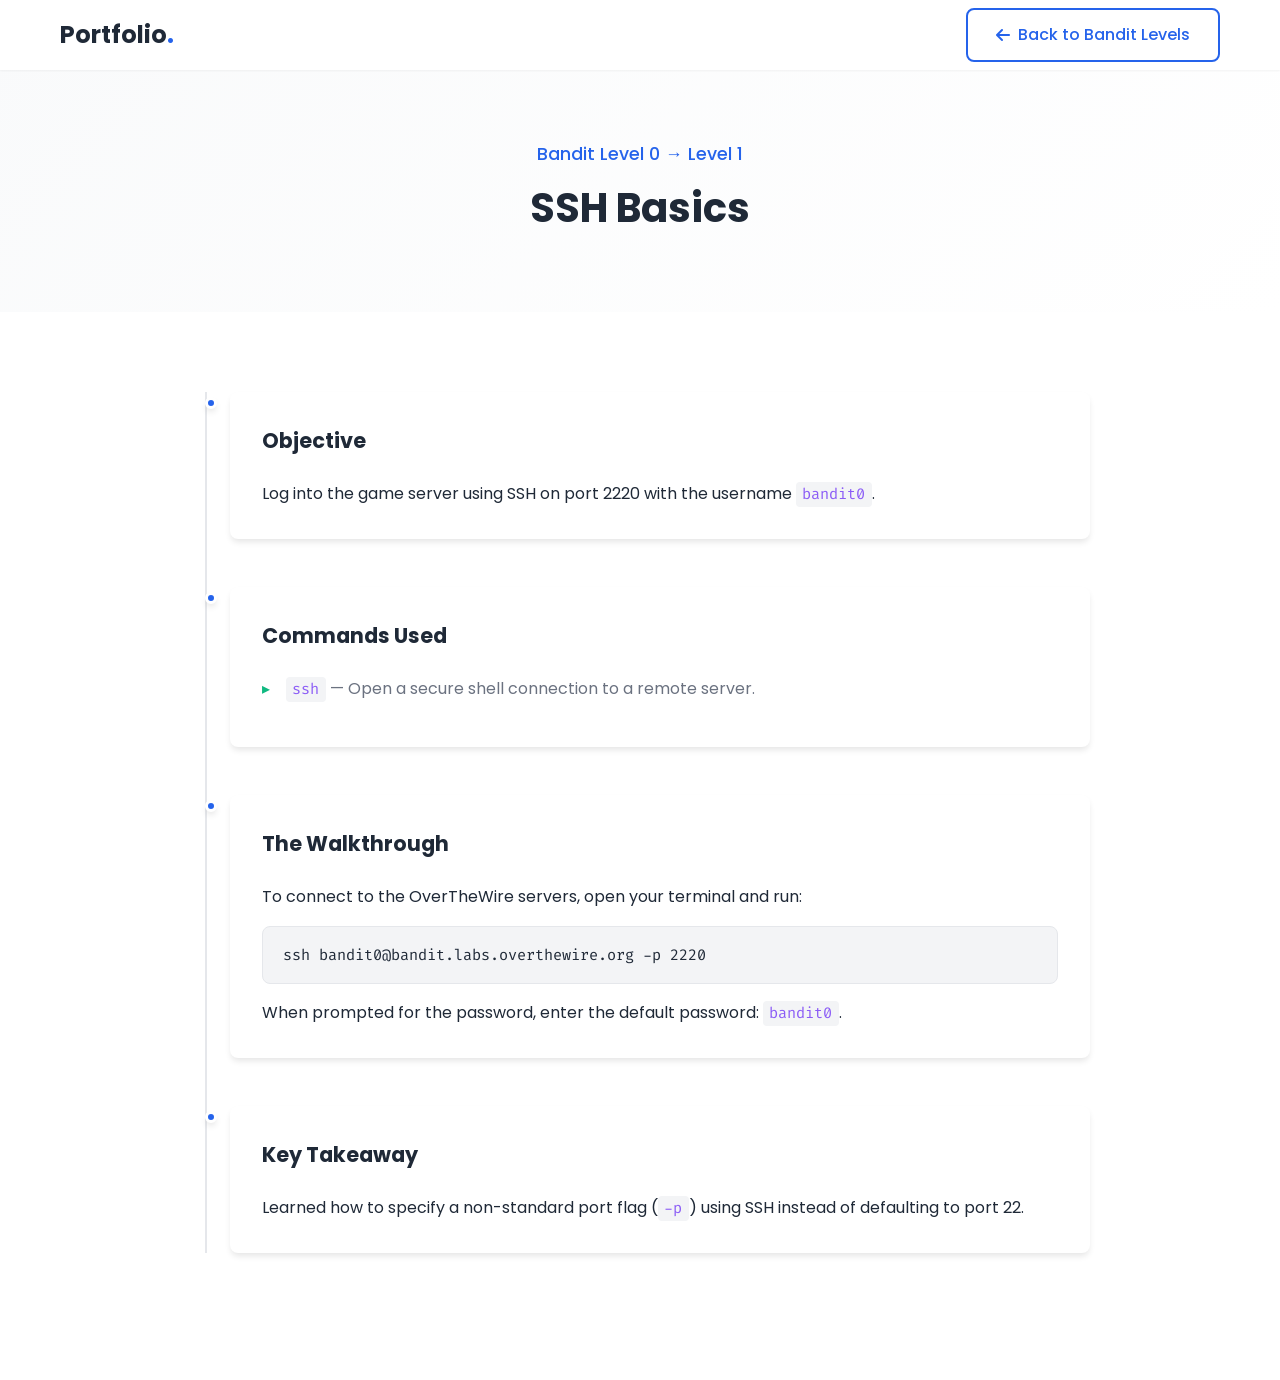
<file: bandit/level0.html>
<!DOCTYPE html>
<html lang="en">
<head>
    <meta charset="UTF-8">
    <meta name="viewport" content="width=device-width, initial-scale=1.0">
    <title>Bandit Level 0 Walkthrough | Tanish Neema</title>
    <link rel="icon" type="image/x-icon" href="../favicon.ico">

    <!-- Google Fonts -->
    <link href="https://fonts.googleapis.com/css2?family=Poppins:wght@300;400;500;600;700&family=Fira+Code:wght@400;500&display=swap" rel="stylesheet">

    <!-- Font Awesome -->
    <link rel="stylesheet" href="https://cdnjs.cloudflare.com/ajax/libs/font-awesome/6.4.0/css/all.min.css">

    <!-- Site-wide styles (fixed path: was ../css/style.css) -->
    <link rel="stylesheet" href="../styles.css">
</head>
<body>
    <!-- Navigation -->
    <nav>
        <div class="nav-container">
            <a href="../index.html" class="logo">Portfolio<span class="accent">.</span></a>
            <a href="./index.html" class="btn btn-outline">
                <i class="fas fa-arrow-left"></i> Back to Bandit Levels
            </a>
        </div>
    </nav>

    <!-- Header -->
    <section class="hero page-hero">
        <div class="hero-container">
            <div class="hero-content">
                <p class="hero-greeting">Bandit Level 0 → Level 1</p>
                <h1>SSH Basics</h1>
            </div>
        </div>
    </section>

    <!-- Write-up -->
    <section class="experience">
        <div class="container">
            <div class="timeline">
                <div class="timeline-item">
                    <div class="timeline-dot"></div>
                    <div class="timeline-content">
                        <div class="timeline-header">
                            <h3>Objective</h3>
                        </div>
                        <p>
                            Log into the game server using SSH on port 2220 with the username
                            <code>bandit0</code>.
                        </p>
                    </div>
                </div>

                <div class="timeline-item">
                    <div class="timeline-dot"></div>
                    <div class="timeline-content">
                        <div class="timeline-header">
                            <h3>Commands Used</h3>
                        </div>
                        <ul>
                            <li><code>ssh</code> — Open a secure shell connection to a remote server.</li>
                        </ul>
                    </div>
                </div>

                <div class="timeline-item">
                    <div class="timeline-dot"></div>
                    <div class="timeline-content">
                        <div class="timeline-header">
                            <h3>The Walkthrough</h3>
                        </div>
                        <p>To connect to the OverTheWire servers, open your terminal and run:</p>
                        <pre><code>ssh bandit0@bandit.labs.overthewire.org -p 2220</code></pre>
                        <p>When prompted for the password, enter the default password: <code>bandit0</code>.</p>
                    </div>
                </div>

                <div class="timeline-item">
                    <div class="timeline-dot"></div>
                    <div class="timeline-content">
                        <div class="timeline-header">
                            <h3>Key Takeaway</h3>
                        </div>
                        <p>
                            Learned how to specify a non-standard port flag (<code>-p</code>) using SSH
                            instead of defaulting to port 22.
                        </p>
                    </div>
                </div>
            </div>
        </div>
    </section>

    <!-- JavaScript -->
    <script src="../script.js"></script>
</body>
</html>
</file>
<file: styles.css>
/* Modern Professional Portfolio with Subtle Coding Accents */

:root {
    --primary-color: #2563eb;
    --primary-dark: #1e40af;
    --secondary-color: #10b981;
    --text-dark: #1f2937;
    --text-light: #6b7280;
    --bg-white: #ffffff;
    --bg-light: #f9fafb;
    --bg-section: #f3f4f6;
    --border-color: #e5e7eb;
    --code-accent: #8b5cf6;
    --shadow-sm: 0 1px 2px 0 rgba(0, 0, 0, 0.05);
    --shadow-md: 0 4px 6px -1px rgba(0, 0, 0, 0.1);
    --shadow-lg: 0 10px 15px -3px rgba(0, 0, 0, 0.1);
    --shadow-xl: 0 20px 25px -5px rgba(0, 0, 0, 0.1);
}

* {
    margin: 0;
    padding: 0;
    box-sizing: border-box;
}

html {
    scroll-behavior: smooth;
}

body {
    font-family: 'Poppins', -apple-system, BlinkMacSystemFont, 'Segoe UI', Roboto, sans-serif;
    color: var(--text-dark);
    background: var(--bg-white);
    line-height: 1.6;
}

.container {
    max-width: 1200px;
    margin: 0 auto;
    padding: 0 20px;
}

/* Navigation */
nav {
    position: fixed;
    top: 0;
    width: 100%;
    background: var(--bg-white);
    box-shadow: var(--shadow-sm);
    z-index: 1000;
    transition: all 0.3s ease;
}

.nav-container {
    max-width: 1200px;
    margin: 0 auto;
    padding: 0 20px;
    display: flex;
    justify-content: space-between;
    align-items: center;
    height: 70px;
}

.logo {
    font-size: 1.5rem;
    font-weight: 700;
    color: var(--text-dark);
    text-decoration: none;
    transition: color 0.3s ease;
}

.logo .accent {
    color: var(--primary-color);
}

.nav-links {
    display: flex;
    list-style: none;
    align-items: center;
    gap: 2rem;
}

.nav-links a {
    color: var(--text-light);
    text-decoration: none;
    font-weight: 500;
    font-size: 0.95rem;
    transition: color 0.3s ease;
    position: relative;
}

.nav-links a:hover {
    color: var(--primary-color);
}

.nav-links a::after {
    content: '';
    position: absolute;
    bottom: -5px;
    left: 0;
    width: 0;
    height: 2px;
    background: var(--primary-color);
    transition: width 0.3s ease;
}

.nav-links a:hover::after {
    width: 100%;
}

.nav-resume {
    background: var(--primary-color);
    color: white !important;
    padding: 8px 20px;
    border-radius: 5px;
    transition: all 0.3s ease;
}

.nav-resume:hover {
    background: var(--primary-dark);
    transform: translateY(-2px);
}

.nav-resume::after {
    display: none;
}

.mobile-menu-toggle {
    display: none;
    background: none;
    border: none;
    font-size: 1.5rem;
    color: var(--text-dark);
    cursor: pointer;
}

/* Hero Section */
.hero {
    min-height: 100vh;
    display: flex;
    align-items: center;
    padding: 100px 0 50px;
    background: linear-gradient(135deg, var(--bg-light) 0%, var(--bg-white) 100%);
}

.hero-container {
    max-width: 1200px;
    margin: 0 auto;
    padding: 0 20px;
}

.hero-content {
    max-width: 800px;
    margin: 0 auto;
    text-align: center;
}

.hero-greeting {
    color: var(--primary-color);
    font-size: 1.1rem;
    font-weight: 500;
    margin-bottom: 0.5rem;
}

.hero-name {
    font-size: 3.5rem;
    font-weight: 700;
    color: var(--text-dark);
    margin-bottom: 1rem;
    line-height: 1.1;
}

.hero-title {
    font-size: 1.5rem;
    color: var(--text-light);
    margin-bottom: 1.5rem;
    display: flex;
    align-items: center;
    justify-content: center;
    gap: 0.5rem;
}

.code-bracket {
    color: var(--code-accent);
    font-family: 'Fira Code', monospace;
    font-weight: 500;
}

.typing-text {
    color: var(--text-dark);
    font-weight: 600;
}

.hero-description {
    color: var(--text-light);
    font-size: 1.1rem;
    line-height: 1.8;
    margin-bottom: 2rem;
}

.hero-buttons {
    display: flex;
    gap: 1rem;
    flex-wrap: wrap;
    justify-content: center;
}

.btn {
    padding: 12px 28px;
    border-radius: 8px;
    font-weight: 500;
    text-decoration: none;
    display: inline-flex;
    align-items: center;
    gap: 8px;
    transition: all 0.3s ease;
    cursor: pointer;
    border: none;
    font-size: 1rem;
}

.btn-primary {
    background: var(--primary-color);
    color: white;
}

.btn-primary:hover {
    background: var(--primary-dark);
    transform: translateY(-2px);
    box-shadow: var(--shadow-lg);
}

.btn-outline {
    background: transparent;
    color: var(--primary-color);
    border: 2px solid var(--primary-color);
}

.btn-outline:hover {
    background: var(--primary-color);
    color: white;
}

.hero-image {
    margin: 2rem 0;
}

.profile-img {
    width: 200px;
    height: 200px;
    border-radius: 50%;
    object-fit: cover;
    box-shadow: var(--shadow-xl);
    border: 4px solid var(--bg-white);
}

/* Section Styles */
section {
    padding: 80px 0;
}

/* Sub-page header (used by bandit/ and charmer/ write-ups) */
.page-hero {
    min-height: auto;
    padding: 140px 0 60px;
}

.page-hero h1 {
    font-size: 2.5rem;
    font-weight: 700;
    color: var(--text-dark);
    margin-bottom: 0.75rem;
}

.page-hero .btn {
    margin-top: 1.5rem;
}

/* Code blocks in write-ups */
pre {
    background: var(--bg-section);
    border: 1px solid var(--border-color);
    border-radius: 8px;
    padding: 1rem 1.25rem;
    overflow-x: auto;
    margin: 1rem 0;
}

code {
    font-family: 'Fira Code', monospace;
    font-size: 0.95rem;
    color: var(--code-accent);
    background: var(--bg-section);
    padding: 0.15rem 0.4rem;
    border-radius: 4px;
}

pre code {
    color: var(--text-dark);
    background: none;
    padding: 0;
}

.section-header {
    text-align: center;
    margin-bottom: 3rem;
}

.section-header h2 {
    font-size: 2.5rem;
    font-weight: 700;
    color: var(--text-dark);
    margin-bottom: 1rem;
}

.section-line {
    width: 60px;
    height: 4px;
    background: var(--primary-color);
    margin: 0 auto;
    border-radius: 2px;
}

/* About Section */
.about {
    background: var(--bg-section);
}

.about-content {
    max-width: 900px;
    margin: 0 auto;
}

.about-text p {
    color: var(--text-light);
    font-size: 1.1rem;
    line-height: 1.8;
    margin-bottom: 1.5rem;
}

.about-highlights {
    display: grid;
    grid-template-columns: repeat(2, 1fr);
    gap: 2rem;
    margin-top: 3rem;
}

.highlight-item {
    display: flex;
    gap: 1rem;
    padding: 1.5rem;
    background: var(--bg-white);
    border-radius: 8px;
    box-shadow: var(--shadow-md);
    transition: transform 0.3s ease;
}

.highlight-item:hover {
    transform: translateY(-5px);
}

.highlight-item i {
    font-size: 2rem;
    color: var(--primary-color);
}

.highlight-item h4 {
    color: var(--text-dark);
    margin-bottom: 0.5rem;
}

.highlight-item p {
    color: var(--text-light);
    font-size: 0.95rem;
    margin: 0;
}

.highlight-detail {
    color: var(--text-light);
    font-size: 0.9rem !important;
}

.diploma-link {
    color: var(--primary-color);
    text-decoration: none;
    font-size: 0.9rem;
    font-weight: 500;
    margin-top: 0.5rem;
    display: inline-block;
    transition: all 0.3s ease;
}

.diploma-link:hover {
    color: var(--primary-dark);
    text-decoration: underline;
}

/* Experience Section */
.timeline {
    position: relative;
    padding-left: 40px;
    max-width: 900px;
    margin: 0 auto;
}

.timeline::before {
    content: '';
    position: absolute;
    left: 15px;
    top: 0;
    bottom: 0;
    width: 2px;
    background: var(--border-color);
}

.timeline-item {
    position: relative;
    margin-bottom: 3rem;
}

.timeline-dot {
    position: absolute;
    left: -25px;
    top: 5px;
    width: 12px;
    height: 12px;
    border-radius: 50%;
    background: var(--primary-color);
    border: 3px solid var(--bg-white);
    box-shadow: var(--shadow-md);
}

.timeline-content {
    background: var(--bg-white);
    padding: 2rem;
    border-radius: 8px;
    box-shadow: var(--shadow-md);
    transition: transform 0.3s ease;
}

.timeline-content:hover {
    transform: translateX(5px);
}

.timeline-header {
    margin-bottom: 1.5rem;
}

.timeline-header h3 {
    color: var(--text-dark);
    font-size: 1.3rem;
    margin-bottom: 0.5rem;
}

.company {
    color: var(--primary-color);
    font-weight: 600;
    margin-right: 1rem;
}

.date {
    color: var(--text-light);
    font-size: 0.9rem;
}

.timeline-content ul {
    list-style: none;
}

.timeline-content li {
    color: var(--text-light);
    margin-bottom: 0.8rem;
    padding-left: 1.5rem;
    position: relative;
}

.timeline-content li::before {
    content: '▸';
    position: absolute;
    left: 0;
    color: var(--secondary-color);
}

/* Projects Section */
.projects {
    background: var(--bg-section);
}

.projects-grid {
    display: grid;
    grid-template-columns: repeat(auto-fit, minmax(300px, 1fr));
    gap: 2rem;
}

.project-card {
    background: var(--bg-white);
    border-radius: 12px;
    padding: 2rem;
    box-shadow: var(--shadow-md);
    transition: all 0.3s ease;
    border: 1px solid var(--border-color);
}

.project-card:hover {
    transform: translateY(-5px);
    box-shadow: var(--shadow-xl);
    border-color: var(--primary-color);
}

.project-header {
    display: flex;
    justify-content: space-between;
    align-items: center;
    margin-bottom: 1rem;
}

.project-header h3 {
    color: var(--text-dark);
    font-size: 1.3rem;
}

.project-links {
    display: flex;
    gap: 1rem;
}

.project-links a {
    color: var(--text-light);
    font-size: 1.2rem;
    transition: color 0.3s ease;
}

.project-links a:hover {
    color: var(--primary-color);
}

.project-description {
    color: var(--text-light);
    line-height: 1.6;
    margin-bottom: 1.5rem;
}

.project-tech {
    display: flex;
    flex-wrap: wrap;
    gap: 0.5rem;
}

.tech-tag {
    background: var(--bg-light);
    color: var(--code-accent);
    padding: 0.25rem 0.75rem;
    border-radius: 20px;
    font-size: 0.85rem;
    font-family: 'Fira Code', monospace;
    border: 1px solid var(--border-color);
}

/* Skills Section */
.skills-grid {
    display: grid;
    grid-template-columns: repeat(auto-fit, minmax(280px, 1fr));
    gap: 2rem;
}

.skill-category {
    background: var(--bg-white);
    border-radius: 12px;
    padding: 2rem;
    box-shadow: var(--shadow-md);
}

.skill-category h3 {
    color: var(--text-dark);
    margin-bottom: 1.5rem;
    display: flex;
    align-items: center;
    gap: 0.5rem;
}

.skill-category i {
    color: var(--primary-color);
}

.skill-list {
    display: flex;
    flex-direction: column;
    gap: 1.2rem;
}

.skill-item span {
    display: block;
    color: var(--text-dark);
    font-weight: 500;
    margin-bottom: 0.5rem;
}

.skill-bar {
    height: 8px;
    background: var(--bg-light);
    border-radius: 10px;
    overflow: hidden;
}

.skill-progress {
    height: 100%;
    background: linear-gradient(90deg, var(--primary-color), var(--secondary-color));
    border-radius: 10px;
    transition: width 1.5s ease;
    animation: fillSkill 1.5s ease-out;
}

@keyframes fillSkill {
    from { width: 0; }
}

/* Contact Section */
.contact {
    background: var(--bg-section);
}

.contact-content {
    max-width: 700px;
    margin: 0 auto;
    text-align: center;
}

.contact-intro {
    color: var(--text-light);
    font-size: 1.1rem;
    line-height: 1.8;
    margin-bottom: 2rem;
}

.contact-info {
    display: grid;
    grid-template-columns: repeat(2, 1fr);
    gap: 1.5rem;
    margin-bottom: 2rem;
}

.contact-item {
    display: flex;
    align-items: center;
    justify-content: center;
    gap: 0.5rem;
    padding: 1rem;
    background: var(--bg-white);
    border-radius: 8px;
    text-decoration: none;
    color: var(--text-light);
    transition: all 0.3s ease;
    box-shadow: var(--shadow-sm);
}

.contact-item:hover {
    transform: translateY(-3px);
    box-shadow: var(--shadow-md);
    color: var(--primary-color);
}

.contact-item i {
    font-size: 1.2rem;
}

.btn-contact {
    margin-top: 1rem;
}

/* Footer */
footer {
    background: var(--text-dark);
    color: var(--bg-white);
    text-align: center;
    padding: 2rem 0;
}

footer p {
    font-size: 0.95rem;
}

.code-accent {
    color: var(--secondary-color);
    font-family: 'Fira Code', monospace;
}

/* Responsive Design */
@media (max-width: 768px) {
    .mobile-menu-toggle {
        display: block;
    }
    
    .nav-links {
        display: none;
        position: absolute;
        top: 70px;
        left: 0;
        width: 100%;
        background: var(--bg-white);
        flex-direction: column;
        padding: 1rem;
        box-shadow: var(--shadow-md);
    }
    
    .nav-links.active {
        display: flex;
    }
    
    .hero-name {
        font-size: 2.5rem;
    }
    
    .about-highlights {
        grid-template-columns: 1fr;
    }
    
    .contact-info {
        grid-template-columns: 1fr;
    }
    
    .projects-grid {
        grid-template-columns: 1fr;
    }
    
    .skills-grid {
        grid-template-columns: 1fr;
    }
}

/* Animations */
@keyframes fadeInUp {
    from {
        opacity: 0;
        transform: translateY(30px);
    }
    to {
        opacity: 1;
        transform: translateY(0);
    }
}

.fade-in {
    animation: fadeInUp 0.8s ease-out;
}

/* Custom Scrollbar */
::-webkit-scrollbar {
    width: 10px;
}

::-webkit-scrollbar-track {
    background: var(--bg-light);
}

::-webkit-scrollbar-thumb {
    background: var(--primary-color);
    border-radius: 5px;
}

::-webkit-scrollbar-thumb:hover {
    background: var(--primary-dark);
}
</file>
